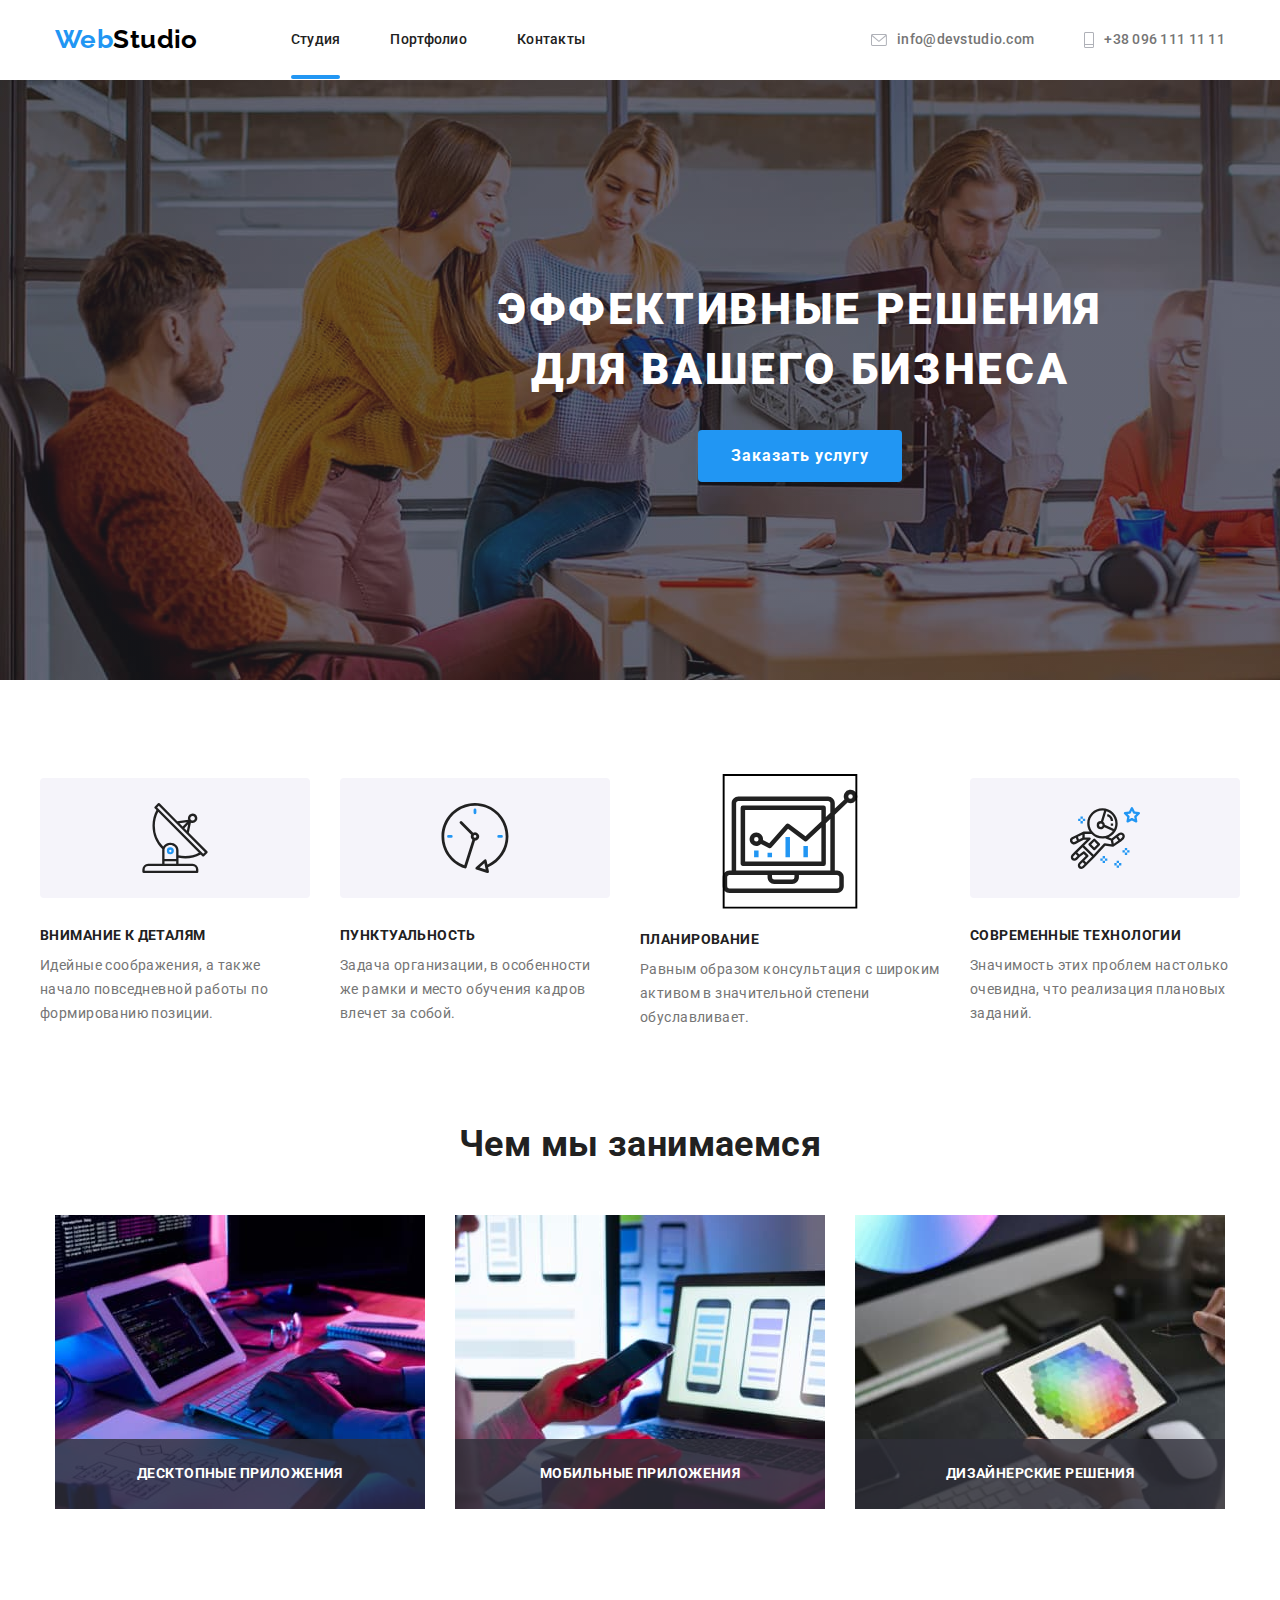
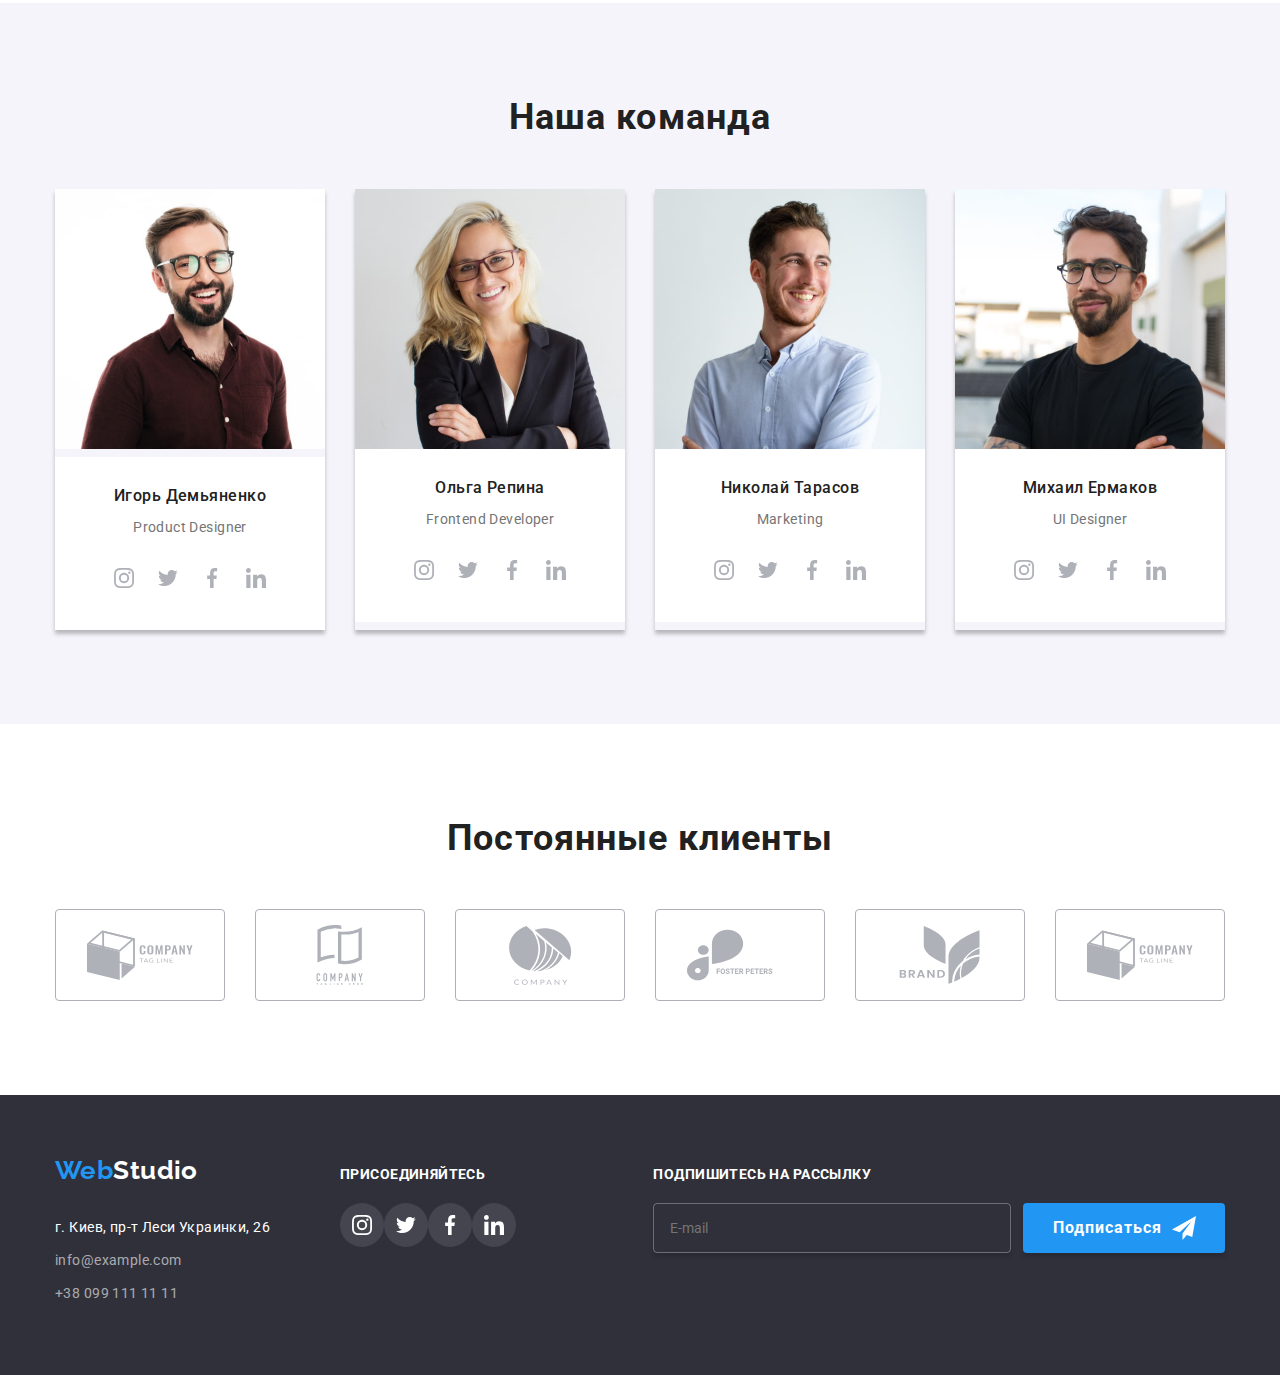
<file: index.html>
<!DOCTYPE html>
<html lang="ru">
  <head>
    <meta charset="UTF-8" />
    <meta http-equiv="X-UA-Compatible" content="IE=edge" />
    <meta name="viewport" content="width=device-width, initial-scale=1.0" />
    <title>Web Studio</title>
    <link rel="preconnect" href="https://fonts.googleapis.com" />
    <link rel="preconnect" href="https://fonts.gstatic.com" crossorigin />
    <link
      href="https://fonts.googleapis.com/css2?family=Raleway:wght@700&family=Roboto:wght@400;500;700;900&display=swap"
      rel="stylesheet"
    />
    <link
      rel="stylesheet"
      href="https://cdnjs.cloudflare.com/ajax/libs/modern-normalize/1.1.0/modern-normalize.min.css"
    />
    <link rel="stylesheet" href="./css/main.min.css"/>
  </head>
  <body>
    <header class="page-header">
      <div class="page-header__container">
       
          <a href="index.html" class="page-header__logo">
            <span class="page-header__logo-lable">Web</span>Studio</a
          >
          <nav class="site-nav">
          <ul class="site-nav__list">
            <li class="site-nav__item ">
              <a href="index.html" class="site-nav__link site-nav__after-link">Студия</a>
            </li>
            <li class="site-nav__item">
              <a href="portfolio.html" class="site-nav__link">Портфолио</a>
            </li>
            <li class="site-nav__item"><a href="" class="site-nav__link">Контакты</a></li>
          </ul>
        </nav>
        <ul class="contact">
          <li class="contact__item">
            <a href="mailto:info@devstudio.com" class="contact__svg-link">
              <svg class="contact__icon-mail">
                <use href=".//imige/sprite.svg#mail" class=""></use></svg
              >info@devstudio.com</a
            >
          </li>

          <li class="contact__item">
            <a href="tel:+380961111111" class="contact__svg-link">
              <svg class="contact__icon-tel">
                <use href="./imige/sprite.svg#tel"></use></svg
              >+38 096 111 11 11</a
            >
          </li>
        </ul>
      </div>
    </header>
    <main>
      <section class="hero">
        <h1 class="hero__title">Эффективные решения для вашего бизнеса</h1>
        <button type="button" data-modal-open class="button">
          Заказать услугу
        </button>
      </section>
      <section class="peculiarties">
        <div class="container">
          <h2 class="peculiarties__title">Особенности</h2>
          <ul class="peculiarties__list">
            <li class="peculiarties__item">
              <div class="peculiarties__svg">
                <svg class="peculiarties__icon">
                  <use href="./imige/sprite.svg#antenna"></use>
                </svg>
              </div>
              <h3 class="peculiarties__title-item">Внимание к деталям</h3>
              <p class="peculiarties__text">
                Идейные соображения, а также начало повседневной работы по
                формированию позиции.
              </p>
            </li>

            <li class="peculiarties__item">
              <div class="peculiarties__svg">
                <svg class="peculiarties__icon">
                  <use href="./imige/sprite.svg#clock"></use>
                </svg>
              </div>
              <h3 class="peculiarties__title-item">Пунктуальность</h3>
              <p class="peculiarties__text">
                Задача организации, в особенности же рамки и место обучения
                кадров влечет за собой.
              </p>
            </li>

            <li class="peculiarties__item">
              <div class="peculiarties-svg">
                <svg class="peculiarties-icon">
                  <use href="./imige/sprite.svg#diagram"></use>
                </svg>
              </div>
              <h3 class="peculiarties__title-item">Планирование</h3>
              <p class="peculiarties__text">
                Равным образом консультация с широким активом в значительной
                степени обуславливает.
              </p>
            </li>
            <li class= "peculiarties__item">
              <div class="peculiarties__svg">
                <svg class="peculiarties__icon">
                  <use href="./imige/sprite.svg#astronaut"></use>
                </svg>
              </div>
              <h3 class="peculiarties__title-item">Современные технологии</h3>
              <p class="peculiarties__text">
                Значимость этих проблем настолько очевидна, что реализация
                плановых заданий.
              </p>
            </li>
          </ul>
        </div>
      </section>
      <section class="our-works">
        <div class="container">
          <h2 class="our-works__title">Чем мы занимаемся</h2>
          <ul class="our-works__exempls">
            <li class="our-works__item our-works__desktop-app">
              <img
                class="our-works__img"
                src="./imige/img.jpg"
                width="370"
                alt="руки на клавиатуре и планшет"
              />
              <div class="our-works__position">
                <p class="our-works__text">Десктопные приложения</p>
              </div>
            </li>
            <li class="our-works__item our-works__mobile-app">
              <img
                class="our-works__img"
                src="./imige/img(1).jpg"
                alt="женская зука на клавиатуре"
              />
              <div class="our-works__position">
                <p class="our-works__text">Мобильные приложения</p>
              </div>
            </li>
            <li class="our-works__item our-works__design-img">
              <img
                class="our-works__img"
                src="./imige/palitra.jpg"
                alt="в женской руке планшет с палитрой на экране"
              />
              <div class="our-works__position">
                <p class="our-works__text">Дизайнерские решения</p>
              </div>
            </li>
          </ul>
        </div>
      </section>

      <section class="comand">
        <div class="container">
          <h2 class="comand__title">Наша команда</h2>
          <ul class="comand__list">
            <li class="comand__item">
              <img
                class="coman__-img"
                src="./imige/people(1).jpg"
                width="270"
                alt="сотрудник Product Designer"
              />
              <div class="comand__info-employee">
                <h3 class="comand__name">Игорь Демьяненко</h3>
                <p class="comand__text">Product Designer</p>
                <ul class="soc-list">
                  <li class="soc-list__item">
                    <a href="" class="soc-list__link">
                      <svg class="soc-list__icon">
                        <use href="./imige/sprite.svg#instagram"></use>
                      </svg>
                    </a>
                  </li>
                  <li class="soc-list__item">
                    <a href="" class="soc-list__link">
                      <svg class="soc-list__icon">
                        <use href="./imige/sprite.svg#twit"></use>
                      </svg>
                    </a>
                  </li>
                  <li class="soc-list__item">
                    <a href="" class="soc-list__link">
                      <svg class="soc-list__icon">
                        <use href="./imige/sprite.svg#facebook1"></use>
                      </svg>
                    </a>
                  </li>
                  <li class="soc-list__item">
                    <a href="" class="soc-list__link">
                      <svg class="soc-list__icon">
                        <use href="./imige/sprite.svg#linkedin1"></use>
                      </svg>
                    </a>
                  </li>
                </ul>
              </div>
            </li>

            <li class="comand__item">
              <img
                class="comand__img"
                src="./imige/people(2).jpg"
                width="270"
                alt="сотрудник Frontend Developer"
              />
              <div class="comand__info-employee">
                <h3 class="comand__name">Ольга Репина</h3>
                <p class="comand__text">Frontend Developer</p>
                <ul class="soc-list">
                  <li class="soc-list__item">
                    <a href="" class="soc-list__link">
                      <svg class="soc-list__icon link__icon">
                        <use href="./imige/sprite.svg#instagram"></use>
                      </svg>
                    </a>
                  </li>
                  <li class="soc-list__item">
                    <a href="" class="soc-list__link">
                      <svg class="soc-list__icon">
                        <use href="./imige/sprite.svg#twit"></use>
                      </svg>
                    </a>
                  </li>
                  <li class="soc-list__item">
                    <a href="" class="soc-list__link">
                      <svg class="soc-list__icon">
                        <use href="./imige/sprite.svg#facebook1"></use>
                      </svg>
                    </a>
                  </li>
                  <li class="soc-list__item">
                    <a href="" class="soc-list__link">
                      <svg class="soc-list__icon">
                        <use href="./imige/sprite.svg#linkedin1"></use>
                      </svg>
                    </a>
                  </li>
                </ul>
              </div>
            </li>
            <li class="comand__item">
              <img
                class="comand__img"
                src="./imige/people(3).jpg"
                width="270"
                alt="сотрудник Marketing"
              />
              <div class="comand__info-employee">
                <h3 class="comand__name">Николай Тарасов</h3>
                <p class="comand__text">Marketing</p>

                <ul class="soc-list">
                  <li class="soc-list__item">
                    <a href="" class="soc-list__link">
                      <svg class="soc-list__icon">
                        <use href="./imige/sprite.svg#instagram"></use>
                      </svg>
                    </a>
                  </li>
                  <li class="soc-list__item">
                    <a href="" class="soc-list__link">
                      <svg class="soc-list__icon">
                        <use href="./imige/sprite.svg#twit"></use>
                      </svg>
                    </a>
                  </li>
                  <li class="soc-list__item">
                    <a href="" class="soc-list__link">
                      <svg class="soc-list__icon">
                        <use href="./imige/sprite.svg#facebook1"></use>
                      </svg>
                    </a>
                  </li>
                  <li class="soc-list__item">
                    <a href="" class="soc-list__link">
                      <svg class="soc-list__icon">
                        <use href="./imige/sprite.svg#linkedin1"></use>
                      </svg>
                    </a>
                  </li>
                </ul>
              </div>
            </li>
            <li class="comand__item">
              <img
                class="comand__img"
                src="./imige/people(4).jpg"
                width="270"
                alt="сотрудник Marketing"
              />
              <div class="comand__info-employee">
                <h3 class="comand__name">Михаил Ермаков</h3>
                <p class="comand__text">UI Designer</p>

                <ul class="soc-list">
                  <li class="soc-list__item">
                    <a href="" class="soc-list__link">
                      <svg class="soc-list__icon">
                        <use href="./imige/sprite.svg#instagram"></use>
                      </svg>
                    </a>
                  </li>
                  <li class="soc-list__-item">
                    <a href="" class="soc-list__link">
                      <svg class="soc-list__icon">
                        <use href="./imige/sprite.svg#twit"></use>
                      </svg>
                    </a>
                  </li>
                  <li class="soc-list__item">
                    <a href="" class="soc-list__link">
                      <svg class="soc-list__icon">
                        <use href="./imige/sprite.svg#facebook1"></use>
                      </svg>
                    </a>
                  </li>
                  <li class="soc-list__item">
                    <a href="" class="soc-list__link">
                      <svg class="soc-list__icon">
                        <use href="./imige/sprite.svg#linkedin1"></use>
                      </svg>
                    </a>
                  </li>
                </ul>
              </div>
            </li>
          </ul>
        </div>
      </section>
      <section class="clients">
        <div class="container">
          <h2 class="clients__title">Постоянные клиенты</h2>
          <ul class="clients__list">
            <li class="clients__item">
              <a href="" class="clients__link">
                <svg class="clients__icon">
                  <use href="./imige/sprite.svg#client6"></use></svg
              ></a>
            </li>
            <li class="clients__item">
              <a href="" class="clients__link">
                <svg class="clients__icon">
                  <use href="./imige/sprite.svg#client2"></use></svg
              ></a>
            </li>
            <li class="clients__item">
              <a href="" class="clients__link">
                <svg class="clients__icon">
                  <use href="./imige/sprite.svg#client3"></use>
                </svg>
              </a>
            </li>
            <li class="clients__item">
              <a href="" class="clients__link">
                <svg class="clients__icon">
                  <use href="./imige/sprite.svg#client4"></use>
                </svg>
              </a>
            </li>
            <li class="clients__item">
              <a href="" class="clients__link">
                <svg class="clients__icon">
                  <use href="./imige/sprite.svg#client5"></use></svg
              ></a>
            </li>
            <li class="clients__item">
              <a href="" class="clients__link">
                <svg class="clients__icon">
                  <use href="./imige/sprite.svg#client6"></use></svg
              ></a>
            </li>
          </ul>
        </div>
      </section>
    </main>
    <footer class="footer">
      <div class="container footer-sections">
        <div class="footer-address">
          <a href="index.html" class="footer__logo">
            <span class="footer__logo-word">Web</span>Studio</a
          >
          <address class="address">
            <ul class="address__list">
              <li class="address__item">
                <a
                  href="https://www.google.com/maps/place/%D0%B1%D1%83%D0%BB.+%D0%9B%D0%B5%D1%81%D0%B8+%D0%A3%D0%BA%D1%80%D0%B0%D0%B8%D0%BD%D0%BA%D0%B8,+26,+%D0%9A%D0%B8%D0%B5%D0%B2,+02000/@50.4262118,30.5360923,17.5z/data=!4m5!3m4!1s0x40d4cf0e033ecbe9:0x57a4dffefec77da0!8m2!3d50.4265807!4d30.5383858"
                  target="_blanc"
                  class="address__link"
                  ><span class="address__physical-address">
                    г. Киев, пр-т Леси Украинки, 26</span
                  ></a
                >
              </li>
              <li class="address__item">
                <a href="mailto:info@example.com" class="address__link"
                  >info@example.com</a
                >
              </li>
              <li class="address__item">
                <a href="tel:+380991111111" class="address__link">+38 099 111 11 11</a>
              </li>
            </ul>
          </address>
        </div>

        <section class="soc-link-company">
          <b class="soc-link-company__wellcome">присоединяйтесь</b>
          <ul class="soc-link-company__list">
            <li class="soc-link-company__item">
              <a href="instagram.com" class="soc-link-company__link">
                <svg class="soc-link-company__icon">
                
                  <use href="./imige/sprite.svg#instagram"></use>
                </svg>
              </a>
            </li>
            <li class="soc-link-company__item">
              <a href="" class="soc-link-company__link">
                <svg class="soc-link-company__icon">
                  <use href="./imige/sprite.svg#twit"></use>
                </svg>
              </a>
            </li>

            <li class="soc-link-company__item">
              <a href="linkedin.com" class="soc-link-company__link">
                <svg class="soc-link-company__icon">
                  <use href="./imige/sprite.svg#facebook1"></use>
                </svg>
              </a>
            </li>
            <li class="soc-link-company__item">
              <a href="twitter.com" class="soc-link-company__link">
                <svg class="soc-link-company__icon">
                  <use href="./imige/sprite.svg#linkedin1"></use>
                </svg>
              </a>
            </li>
          </ul>
        </section>
        <section class="subscription">
          <form class="subscription__form">
            
              <p class="subscription__text">Подпишитесь на рассылку</p>
              <div class="subscription__leveling">
                <label class="subscription__mail">
                <input
                  class="subscription__input-mail"
                  type="email"
                  name="E-mail"
                  placeholder="E-mail"
                />
              </label>
           

            <button type="submit" class="subscription__button">
              Подписаться
              <svg class="subscription__icon">
                <use href="./imige/icon-form.svg#telegram"></use>
              </svg>
            </button></div>
          </form>
        </section>
      </div>
    </footer>
    <div class="backdrop is-hidden" data-modal>
      <div class="modal">
        <button  type="button" data-modal-close class="modal-button">
          <svg class="modal-close" >
            <use href="./imige/icon-form.svg#close-black"></use>
            "
          </svg>
        </button>
        <form class="modal-form">
          <p class="title-modal">Оставьте свои данные, мы вам перезвоним</p>
          <label class="modal-lable">
            <span class="modal-input-name">Имя</span>
           <span class="input-group"> <input class="modal-input" type="name" name="name" placeholder=" "/>
            <svg class="modal-icon"> 
              <use href="./imige/icon-form.svg#person-black"></use>
            </svg>
          </span>
          </label>
          <label class="modal-lable">
            <span class="modal-input-name"> Телефон</span>
            <span class="input-group"><input class="modal-input" type="tel" name="tel" placeholder=" "/>             
              <svg class="modal-icon"> 
              <use href="./imige/icon-form.svg#phone-black"></use>
            </svg>          
          </span>
          </label>
          <label>
            <span class="modal-input-name">Почта</span>
            <span class="input-group"><input class="modal-input" type="email"  name="email" placeholder=" "/>
              <svg class="modal-icon">
              <use href="./imige/icon-form.svg#email-black"></use>
            </svg>
          </span>
          </label>
          <label class="modal-lable">
            <span class="modal-input-name">Коментарий</span>
            <textarea class="modal-texterea" name="coment" id="coment" cols="10" rows="10" placeholder="Введите текст"></textarea>
          </label>
          <span class="contract">
            <label class="modal-check">
              <input class="input-check" type="checkbox">
              <span class="check-box"></span>
            </label>
           <span class="contract-text"> <p>Соглашаюсь с рассылкой и принимаю <span><a class="modal-link" href="">Условия договора</a></span></p></span></span>
          <button class="button-agreement" type="submit">Отправить</button>
        </form>
      </div>
    </div>
    <script src="./js/modal.js"></script>
  </body>
</html>
</file>
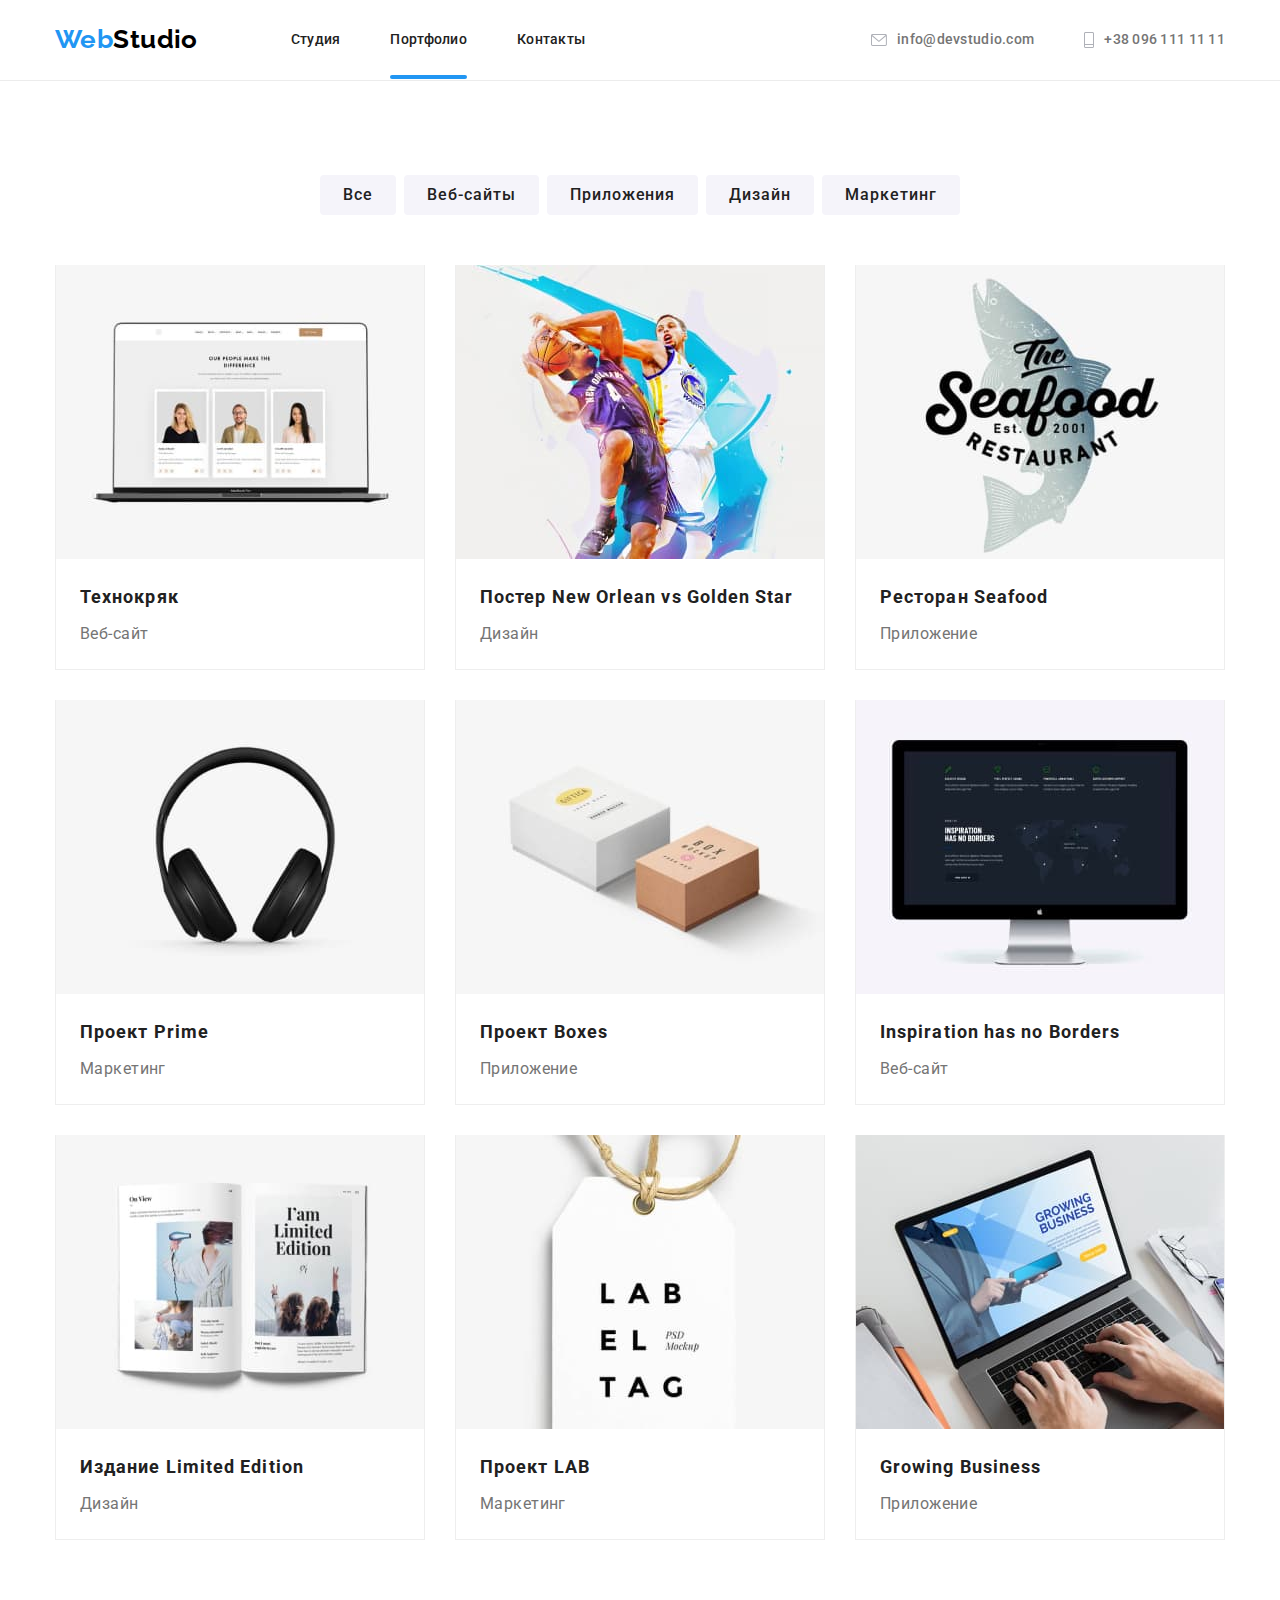
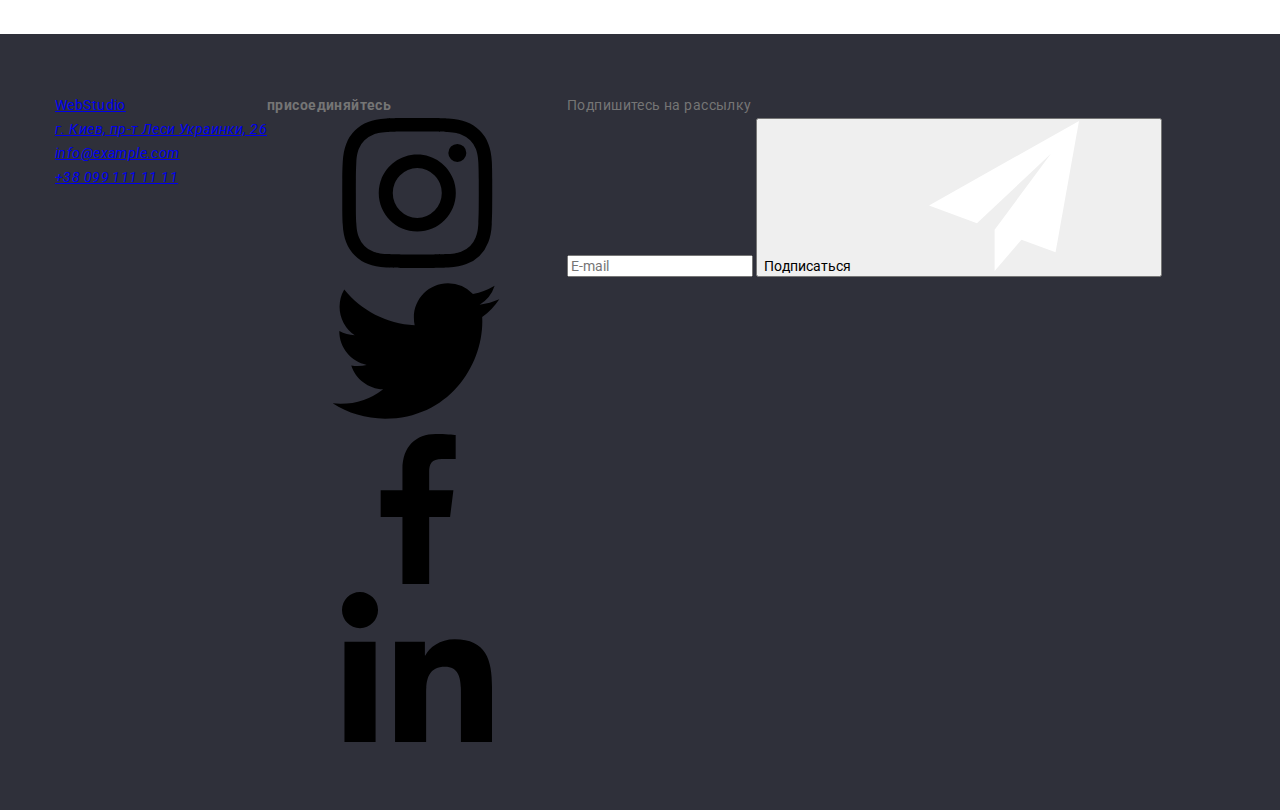
<file: portfolio.html>
<!DOCTYPE html>
<html lang="ru">
  <head>
    <meta charset="UTF-8" />
    <meta http-equiv="X-UA-Compatible" content="IE=edge" />
    <meta name="viewport" content="width=device-width, initial-scale=1.0" />
    <title>portfolio</title>
    <link rel="preconnect" href="https://fonts.googleapis.com" />
    <link rel="preconnect" href="https://fonts.gstatic.com" crossorigin />
    <link
      href="https://fonts.googleapis.com/css2?family=Raleway:wght@700&family=Roboto:wght@400;500;700;900&display=swap"
      rel="stylesheet"
    />
    <link
      rel="stylesheet"
      href="https://cdnjs.cloudflare.com/ajax/libs/modern-normalize/1.1.0/modern-normalize.min.css"
    />
    <link rel="stylesheet" href="./css/main.min.css "/>
  </head>

  <body>
    <header class="page-header page-header__border">
      <div class="page-header__container">
        
          <a href="index.html" class="page-header__logo">
            <span class="page-header__logo-lable">Web</span>Studio</a
          >
          <nav class="site-nav">
  
          <ul class="site-nav__list">
            <li class="site-nav__item"><a href="index.html" class="site-nav__link">Студия</a></li>
            <li class="site-nav__item">
              <a href="portfolio.html" class="site-nav__link site-nav__after-link">Портфолио</a>
            </li>
            <li class="site-nav__item"><a href="" class="site-nav__link">Контакты</a></li>
          </ul>
        </nav>
  
        <ul class="contact">
          <li class="contact__item">
            
            <a href="mailto:info@devstudio.com" class="contact__svg-link">
              <svg class="contact__icon-mail">
                <use href="./imige/sprite.svg#mail" class=""></use>
              </svg>info@devstudio.com</a
            >
          </li>
        
          <li class="contact__item">
            
            <a href="tel:+380961111111" class="contact__svg-link">
              <svg class="contact__icon-tel">
                <use href=".//imige/sprite.svg#tel"></use>
              </svg>+38 096 111 11 11</a>
            </li>
        </ul>
      </div>
    </header>
    <main>
      <section class="portpholio">
        <div class="container">
          <h1 class="portpholio-title">Наши проекты</h1>
          <ul class="project">
            <li class="item">
              <button type="button" class="button">Все</button>
            </li>
            <li class="item">
              <button type="button" class="button">Веб-сайты</button>
            </li>
            <li class="item">
              <button type="button" class="button">Приложения</button>
            </li>
            <li class="item">
              <button type="button" class="button">Дизайн</button>
            </li>
            <li class="item">
              <button type="button" class="button">Маркетинг</button>
            </li>
          </ul>
          <ul class="portpholio-list">
          
            <li class="item">
             <a href="" class="link ">
            <div class="overlay-container">
              <img
              class="portpholio-img"
              src="./imige/potfolioimg(1).jpg"
              width="370"
              alt="профили трёх сотрудников комрании на мониторе"/>
            <div class="overlay">
              <p class="overlay-text">Ресурс предлагает комплексные предложения с разным уровнем функционала и сервисов. Все это позволит посетителю получить исчерпывающие сведения о компании или частном лице.

              </p>
            </div>          
            </div>
            <div class="img-border">
              <h2 class="title-item">Технокряк</h2>
              <p class="text">Веб-сайт</p>
            </div>
             </a>
            </li>        
            <li class="item">
             <a href="" class="link">
             <div class="overlay-container">
              <img
              class="portpholio-img"
              src="./imige/potfolioimg(2).jpg"
              width="370"
              alt="два баскетболиста с мячом"/>
              <div class="overlay">
                <p class="overlay-text">
                  Lorem ipsum dolor, sit amet consectetur adipisicing elit. Eaque fuga adipisci, minus reiciendis atque doloribus eveniet explicabo laborum autem tempora, magni soluta, maiores quos? Nesciunt!
                </p>
              </div>
             </div>
            <div class="img-border">                     
              <h2 class="title-item">Постер New Orlean vs Golden Star</h2>
              <p class="text">Дизайн</p>
            </div>
             </a>
            </li>
            <li class="item">
              <a href="" class="link">
                <div class="overlay-container">
                  <img
                class="portpholio-img"
                src="./imige/potfolioimg(3).jpg"
                width="370"
                alt="рыба с надписью на ней The Seafod Restaraunt"/>
               
                <div class="overlay">
                  <p class="overlay-text">
                    Lorem ipsum dolor, sit amet consectetur adipisicing elit. Eaque fuga adipisci, minus reiciendis atque doloribus eveniet explicabo laborum autem tempora, magni soluta, maiores quos? Nesciunt!
                  </p>
                </div>
              </div>
              <div class="img-border">
                <h2 class="title-item">Ресторан Seafood</h2>
                <p class="text">Приложение</p>
              </div>
              </a>
            </li>
            <li class="item">
              <a href="http://" class="link">
             <div class="overlay-container">   
               <img
              class="portpholio-img"
              src="./imige/potfolioimg(4).jpg"
              width="370"
              alt="наушники"/>
            
                <div class="overlay">
                  <p class="overlay-text">
                    Lorem ipsum dolor, sit amet consectetur adipisicing elit. Eaque fuga adipisci, minus reiciendis atque doloribus eveniet explicabo laborum autem tempora, magni soluta, maiores quos? Nesciunt!
                  </p>
                </div>
              </div>
              <div class="img-border">
                <h2 class="title-item">Проект Prime</h2>
                <p class="text">Маркетинг</p>
              </div>
              </a>
            </li>
            <li class="item">
              <a href="" class="link">
                <div class="overlay-container">
                  <img
                  class="portpholio-img"
                  src="./imige/potfolioimg(5).jpg"
                  width="370"
                  alt="две картонные коробки"/>
                
                <div class="overlay">
                  <p class="overlay-text">
                    Lorem ipsum dolor, sit amet consectetur adipisicing elit. Eaque fuga adipisci, minus reiciendis atque doloribus eveniet explicabo laborum autem tempora, magni soluta, maiores quos? Nesciunt!
                  </p>
                </div>
              </div>
              <div class="img-border">
                <h2 class="title-item">Проект Boxes</h2>
                <p class="text">Приложение</p>
              </div>
              </a>
            </li>
            <li class="item">
              <a href="" class="link">
                <div class="overlay-container">
                  <img
                  class="portpholio-img"
                  src="./imige/potfolioimg(6).jpg"
                  width="370"
                  alt="страница сайта Inspiration has no Borders"/>
                
                <div class="overlay">
                  <p class="overlay-text">
                    Lorem ipsum dolor, sit amet consectetur adipisicing elit. Eaque fuga adipisci, minus reiciendis atque doloribus eveniet explicabo laborum autem tempora, magni soluta, maiores quos? Nesciunt!
                  </p>
                </div>
                </div>
              <div class="img-border">
                <h2 class="title-item">Inspiration has no Borders</h2>
                <p class="text">Веб-сайт</p>
              </div></a>
            </li>
            <li class="item">
            <a href="" class="link">
              <div class="overlay-container">
              <img
              class="portpholio-img"
              src="./imige/potfolioimg(7).jpg"
              width="370"
              alt="раскрытая книга"/>
            
              <div class="overlay">
                <p class="overlay-text">
                  Lorem ipsum dolor, sit amet consectetur adipisicing elit. Eaque fuga adipisci, minus reiciendis atque doloribus eveniet explicabo laborum autem tempora, magni soluta, maiores quos? Nesciunt!
                </p>
              </div>
            </div>
                
              
            <div class="img-border">
              <h2 class="title-item">Издание Limited Edition</h2>
              <p class="text">Дизайн</p>
            </div>
            </a>
            </li>
            <li class="item">
              <a href="" class="link">
                <div class="overlay-container"><img
                  class="portpholio-img"
                  src="./imige/potfolioimg(8).jpg"
                  width="370"
                  alt="бейдж с надписью LAB EL TEB"/>
                <div class="overlay">
                  <p class="overlay-text">
                    Lorem ipsum dolor, sit amet consectetur adipisicing elit. Eaque fuga adipisci, minus reiciendis atque doloribus eveniet explicabo laborum autem tempora, magni soluta, maiores quos? Nesciunt!
                  </p>
                </div>
              </div>
              <div class="img-border">
                <h2 class="title-item">Проект LAB</h2>
                <p class="text">Маркетинг</p>
              </div>
            </a>
            </li>
            <li class="item">
            <a href="" class="link">  
              <div class="overlay-container"> <img
                class="portpholio-img"
                src="./imige/potfolioimg(9).jpg"
                width="370"
                alt="открытое на net book Приложение Growing Business"/>
              
              <div class="overlay">
                <p class="overlay-text">
                Lorem ipsum dolor, sit amet consectetur adipisicing elit. Eaque fuga adipisci, minus reiciendis atque doloribus eveniet explicabo laborum autem tempora, magni soluta, maiores quos? Nesciunt!
              </p>
            </div>
          </div>                  
            <div class="img-border">
              <h2 class="title-item">Growing Business</h2>
              <p class="text">Приложение</p>
            </div>
          </a>
            </li>
          </ul>
        </div>
      </section>
    </main>
    <footer class="footer">
      <div class="container footer-sections">
        <div class="footer-address">
          <a href="index.html" class="logo">
            <span class="logo-word">Web</span>Studio</a>
        <address>
          <ul class="address-list">
            <li class="item">
              <a
                href="https://www.google.com/maps/place/%D0%B1%D1%83%D0%BB.+%D0%9B%D0%B5%D1%81%D0%B8+%D0%A3%D0%BA%D1%80%D0%B0%D0%B8%D0%BD%D0%BA%D0%B8,+26,+%D0%9A%D0%B8%D0%B5%D0%B2,+02000/@50.4262118,30.5360923,17.5z/data=!4m5!3m4!1s0x40d4cf0e033ecbe9:0x57a4dffefec77da0!8m2!3d50.4265807!4d30.5383858"
                target="_blanc"
                class="link"
                ><span class="address">
                  г. Киев, пр-т Леси Украинки, 26</span></a>
            </li>
            <li class="item">
              <a href="mailto:info@example.com" class="link"
                >info@example.com</a
              >
            </li>
            <li class="item">
              <a href="tel:+380991111111" class="link">+38 099 111 11 11</a>
            </li>
          </ul>
        </address>
        </div>
        
        <section class="soc-link">
          <b class="wellcome">присоединяйтесь</b>
          <ul class="soc-link-list">
            <li class="item">
              <a href="instagram.com" class="link">
                <svg class="icon">
                  <use href="./imige/sprite.svg#instagram"></use>
                </svg>
              </a>
            </li>
            <li class="item">
              <a href="" class="link">
                <svg class="icon">
                  <use href="./imige/sprite.svg#twit"></use>
                </svg>
              </a>
            </li>
      
      <li class="item">
        <a href="linkedin.com" class="link">
          <svg class="icon">
            <use href="./imige/sprite.svg#facebook1"></use>
          </svg>
        </a>
      </li>
            <li class="item">
              <a href="twitter.com" class="link">
                <svg class="icon">
                  <use href="./imige/sprite.svg#linkedin1"></use>
                </svg>
              </a>
              </li>
            </ul>
        </section>
        <section class="footer-form">
          <form class="form">
            
              <p class="form-text">Подпишитесь на рассылку</p>
              <div class="leveling">
                <label class="footer-form-mail">
                <input
                  class="input-mail"
                  type="email"
                  name="E-mail"
                  placeholder="E-mail"
                />
              </label>
           

            <button type="submit" class="button-form">
              Подписаться
              <svg class="form-icon">
                <use href="./imige/icon-form.svg#telegram"></use>
              </svg>
            </button></div>
          </form>
        </section>
      </div>
    </footer>
    
  </body>
</html>
</file>
<file: css/main.min.css>
:root{--primory-text-color: #757575;--secondary-text-color: #212121;--accent-color: #2196f3;--ccolor-withe: #ffffff;--logo-color: #000000;--cubick:transition: , 250ms,cubic-bezier(0.4, 0,0.2,1)}.visualy-hiden{position:absolute;width:1px;height:1px;margin:-1px;border:0;padding:0;white-space:normal;clip-path:inset(100%);clip:rect(0 0 0 0);overflow:hidden}html{box-sizing:border-box}*,*::before,*::after{box-sizing:inherit}ul{list-style:none;margin:0px;padding:0px}p,h1,h2,h3,h4,h5 h6,a{margin:0px;padding:0px}body{background-color:var(--ccolor-withe);color:var(--primory-text-color);font-family:roboto, sans-serif;font-style:normal;font-size:14px;line-height:1.71;letter-spacing:0.03em}button{cursor:pointer}.container{margin-left:auto;margin-right:auto;padding-left:15px;padding-right:15px;width:1200px}.page-header{display:flex}.page-header__container{display:flex;margin-left:auto;margin-right:auto;padding-left:15px;padding-right:15px;width:1200px}.page-header__border{border-bottom:1px solid  #ECECEC}.page-header__logo{margin-right:93px;padding-top:24px;padding-bottom:25px;color:var(--logo-color);text-decoration:none;font-family:"Raleway";font-weight:700;font-size:26px;line-height:1.19}.page-header__logo-lable{color:var(--accent-color)}.site-nav{display:block;display:flex;align-items:center;display:block;display:flex}.site-nav__list{display:block;display:flex;align-items:center;display:block;display:flex}.site-nav__item+.site-nav__item{margin-left:50px}.site-nav__link{padding-top:32px;padding-bottom:32px;color:var(--secondary-text-color);text-decoration:none;font-weight:500;font-size:14px;line-height:1.43;letter-spacing:0.02em;justify-content:center;transition-property:color;transition-duration:250ms;transition-timing-function:var(--cubick)}.site-nav__link:hover,.site-nav__link:focus{color:var(--accent-color)}.site-nav__after-link{position:relative}.site-nav__after-link::after{position:absolute;bottom:0;left:0;display:inline-block;content:"";height:4px;width:100%;border-radius:2px;background-color:var(--accent-color)}.contact{display:block;display:flex;align-items:center;margin-left:auto}.contact__item{margin-left:50px;align-items:center;text-decoration:none}.contact__svg-link{display:flex;align-items:center;color:var(--primory-text-color);text-decoration:none;font-weight:500;font-size:14px;line-height:1, 43;letter-spacing:0.02em;transition-property:color;transition-duration:250ms;transition-timing-function:var(--cubick)}.contact__svg-link:hover,.contact__svg-link:focus{color:var(--accent-color)}.contact__icon-mail{display:block;fill:#afb1b8;height:12px;width:16px;justify-content:center;margin-right:10px;transition-property:fill;transition-duration:250ms;transition-timing-function:var(--cubick)}.contact__icon-tel{display:block;fill:#afb1b8;height:16px;width:10px;justify-content:center;margin-right:10px;transition-property:fill;transition-duration:250ms;transition-timing-function:var(--cubick)}.contact__svg-link:hover .contact__icon-tel,.contact__svg-link:focus .contact__icon-tel{fill:var(--accent-color)}.contact__svg-link:hover .contact__icon-mail,.contact__svg-link:focus .contact__icon-mail{fill:var(--accent-color)}.hero{margin-left:auto;margin-right:auto;background-image:linear-gradient(rgba(47,48,58,0.4), rgba(47,48,58,0.4)),url(../imige/backgroundImg.jpg);height:600px;width:1600px}.hero__title{padding-top:200px;margin-top:0px;margin-bottom:30px;margin-left:auto;margin-right:auto;width:696px;color:var(--ccolor-withe);text-align:center;font-weight:900;font-size:44px;line-height:1.36;text-align:center;letter-spacing:0.06em;text-transform:uppercase}.button{margin-left:auto;margin-right:auto;padding:10px 32px;border-radius:4px;border:1px solid transparent;color:var(--ccolor-withe);background-color:var(--accent-color);font-family:inherit;font-weight:700;font-size:16px;line-height:1.88;display:flex;align-items:center;text-align:center;letter-spacing:0.06em;transition-property:background-color;transition-duration:250ms;transition-timing-function:var(--cubick)}.button:hover{background-color:#188CE8}.backdrop{position:fixed;top:0;left:0;opacity:1;z-index:5;width:100%;height:100%;background-color:rgba(0,0,0,0.1)}.backdrop.is-hidden{opacity:0;pointer-events:none;visibility:hidden}.modal{position:absolute;top:50%;left:50%;padding:40px;width:528px;min-height:581px;transform:translate(-50%, -50%) scale(1);animation-name:animate-scale;animation-duration:500ms;animation-timing-function:var(--cubick);transition-property:transform;transition-duration:250ms;transition-timing-function:var(--cubick);background-color:#fff}@keyframes animate-scale{0%{transform:scale(0.3)}100%{transform:scale(1)}}.modal-button{outline:none;position:absolute;top:0;right:0;display:flex;align-items:center;justify-content:center;width:30px;height:30px;border:1px solid rgba(0,0,0,0.1);border-radius:50% 50%;margin-top:14px;margin-right:14px;background-color:var(--ccolor-withe);transition-property:fill;transition-duration:250ms;transition-timing-function:var(--cubick)}.modal-button:hover .modal-close,.modal-button:focus .modal-close{fill:var(--accent-color)}.modal-close{display:flex;width:18px;height:18px}.title-modal{margin-bottom:12px;font-weight:700;font-size:20px;line-height:1.39;text-align:center;letter-spacing:0.03em;color:#212121}.modal-input-name{display:block;margin-bottom:4px;font-size:12px;line-height:1.16;letter-spacing:0.01em;color:#757575}.modal .input-group{position:relative}.modal-input{outline:none;margin-bottom:10px;width:100%;height:40px;border:1px solid rgba(33,33,33,0.2);border-radius:4px;padding-top:7px;padding-left:42px;padding-bottom:7px;padding-right:10px;transition-property:border-color;transition-duration:250ms;transition-timing-function:var(--cubick);transition-property:fill;transition-duration:250ms;transition-timing-function:var(--cubick)}.modal-input:hover,.modal-input:focus{border-color:var(--accent-color)}.modal-input:focus ~ .modal-icon{fill:var(--accent-color)}.modal-icon{position:absolute;top:0;left:0}.modal-icon{display:inline-block;margin-left:15px;width:18px;height:18px}.modal-texterea{resize:none;outline:none;margin-bottom:10px;width:100%;border:1px solid rgba(33,33,33,0.2);border-radius:4px;padding:10px;height:120px;transition-property:border-color;transition-duration:250ms;transition-timing-function:var(--cubick)}.modal-texterea:hover,.modal-texterea:focus{border-color:var(--accent-color)}.modal-check{position:relative;margin-left:14px;margin-right:7px}.modal .input-check{position:absolute;top:6px;width:1px;height:1px;overflow:hidden;clip:rect(0 0 0 0)}.modal .input-check:checked+.check-box{background-image:url(../css/imige/icon-on.svg)}.modal .check-box{position:absolute;top:2px;left:-16px;width:16px;height:15px;margin-top:2px;margin-left:14px;border-radius:4px;background-image:url(../css/imige/icon-off.svg);fill:#212121}.modal .contract{display:flex;margin-bottom:30px}.modal .contract-text{margin-left:10px;font-size:14px;line-height:1.71;letter-spacing:0.03em;color:#757575}.modal-link{color:var(--accent-color)}.modal .button-agreement{display:flex;align-items:center;text-align:center;padding-top:10px;padding-right:55px;padding-bottom:10px;padding-left:56px;height:50px;margin-left:auto;margin-right:auto;font-weight:700;font-size:16px;line-height:1.88px;letter-spacing:0.06em;color:#FFFFFF;background-color:var(--accent-color);border:1px solid transparent;border-radius:4px;transition-property:background-color;transition-duration:250ms;transition-timing-function:var(--cubick)}.modal .button-agreement:hover,.modal .button-agreement:focus{box-shadow:0px 4px 4px 0px rgba(0,0,0,0.25);background-color:#188CE8}.peculiarties{padding:94px 0px}.peculiarties__title{position:absolute;width:1px;height:1px;margin:-1px;border:0;padding:0;white-space:normal;clip-path:inset(100%);clip:rect(0 0 0 0);overflow:hidden}.peculiarties__list{display:flex;padding-left:0px;margin-top:0px;justify-content:center;align-items:center}.peculiarties__item+.peculiarties__item{margin-left:30px}.peculiarties__svg{display:flex;border:1px solid #000 transparent;border-radius:4px;width:270px;height:120px;margin-bottom:30px;background-color:#f5f4fa;justify-content:center;align-items:center}.peculiarties__icon{width:70px;height:70px}.peculiarties__title-item{margin-top:0px;margin-bottom:10px;color:#212121;font-weight:700;font-size:14px;line-height:1.14;letter-spacing:0.03em;text-transform:uppercase}.peculiarties__text{font-size:14px;line-height:1.71;margin-top:0px;margin-bottom:0px}.peculiarties__item:last-child{margin-right:0px}.our-works{padding-bottom:94px}.our-works__title{margin-top:0px;margin-bottom:50px;color:var(--secondary-text-color);font-weight:700;font-size:36px;line-height:1.16;text-align:center}.our-works__exempls{display:block;display:flex;margin-top:0px;padding:0px 0px}.our-works__item{margin-right:30px}.our-works__img{display:flex;width:370px}.our-works__desktop-app{position:relative}.our-works__mobile-app{position:relative}.our-works__design-img{position:relative}.our-works__item:nth-child(3n){margin-right:0px}.our-works__position{position:absolute;left:0;bottom:0px;width:100%}.our-works__text{display:block;padding:27px;font-weight:700;font-size:14px;line-height:1.14;text-align:center;letter-spacing:0.03em;text-transform:uppercase;color:#FFFFFF;background-color:rgba(47,48,58,0.8)}.comand{padding:94px 0px;background-color:#F5F4FA}.comand__title{margin-top:0px;margin-bottom:50px;font-weight:700;font-size:36px;line-height:1.16;text-align:center;letter-spacing:0.03em;color:var(--secondary-text-color)}.comand__list{display:block;display:flex;padding:0px 0px 0px 0px}.comand__name{color:var(--secondary-text-color);font-weight:500;font-size:16px;line-height:1.17;text-align:center;letter-spacing:0.03em;margin-bottom:10px}.comand__img{display:block;width:270px}.comand__info-employee{padding:30px 10px;background-color:#ffffff}.comand__item{margin-right:30px;box-shadow:0px 4px 4px 0px rgba(0,0,0,0.25)}.comand__item:nth-child(4n){margin-right:0px}.comand__text{margin-top:0px;margin-bottom:0px;text-align:center;margin-bottom:16px}.soc-list{display:flex;justify-content:center}.soc-list__item+.soc-list___item{margin-left:10px}.soc-list__link{display:block;padding:12px;border-radius:50%;transition-property:background-color;transition-duration:250ms;transition-timing-function:var(--cubick)}.soc-list__link:hover,.soc-list__link:focus{background-color:var(--accent-color)}.soc-list__icon{display:block;width:20px;height:20px;fill:#afb1b8;transition-property:fill;transition-duration:250ms;transition-timing-function:var(--cubick)}.soc-list__link:hover .soc-list__icon{fill:#ffffff}.soc-list__link:focus .soc-list__icon{fill:#ffffff}.clients{padding-top:94px;padding-bottom:94px}.clients__title{margin-bottom:50px;color:var(--secondary-text-color);font-weight:700;font-size:36px;line-height:1.16;text-align:center;letter-spacing:0.03em}.clients__list{display:flex}.clients__item{display:flex;width:100%;height:100%;justify-content:center;align-items:center}.clients__item+.clients__item{margin-left:30px}.clients__link{display:flex;border:1px solid #AFB1B8;border-radius:4px;width:170px;height:92px;justify-content:center;align-items:center;transition-property:fill;transition-duration:250ms;transition-timing-function:var(--cubick);transition:border-color 250ms var(--cubick);transition-property:border-color;transition-duration:250ms;transition-timing-function:var(--cubick)}.clients__link:hover,.clients__link:focus{border-color:var(--accent-color)}.clients__icon{display:block;width:106px;height:60px;fill:#afb1b8;transition-property:fill;transition-duration:250ms;transition-timing-function:var(--cubick)}.clients__link:hover .clients__icon{fill:var(--accent-color)}.portpholio-title{position:absolute;width:1px;height:1px;margin:-1px;border:0;padding:0;white-space:normal;clip-path:inset(100%);clip:rect(0 0 0 0);overflow:hidden}.portpholio{padding:94px 0px}.project{display:block;display:flex;margin-top:0px;padding-left:0px;margin-bottom:50px;justify-content:center}.project .item{margin-bottom:0px}.project .item+.item{margin-left:8px}.project .button{padding:6px 22px;border-radius:4px;border:1px solid transparent;margin-bottom:0px;font-family:inherit;color:var(--secondary-text-color);background-color:#f5f4fa;font-family:inherit;font-weight:500;font-size:16px;line-height:1.62;text-align:center;transition-property:color;transition-duration:250ms;transition-timing-function:var(--cubick);transition-property:background-color}.project .button:hover,.project .button:focus{color:var(--ccolor-withe);background-color:var(--accent-color);box-shadow:0px 4px 4px rgba(0,0,0,0.25)}.portpholio-list{display:flex;flex-wrap:wrap;margin-top:0px;padding-left:0px;transition-property:box-shadow;transition-duration:250ms;transition-timing-function:var(--cubick)}.portpholio-list .item:hover,.portpholio-list .item:focus{box-shadow:0px 4px 4px rgba(0,0,0,0.25)}.portpholio-list .item{transition-property:box-shadow;transition-duration:25000ms;transition-timing-function:var(--cubick)}.portpholio-list .link:hover .overlay,.portpholio-list .link:focus .overlay{transform:translateY(0)}.portpholio-list .link{text-decoration:none}.overlay-container{position:relative;overflow:hidden}.portpholio .overlay{display:flex;position:absolute;top:0;left:0;transform:translateY(100%);background-color:rgba(33,150,243,0.9);overflow:hidden;width:100%;height:294px;transition-property:transform;transition-duration:250ms;transition-timing-function:var(--cubick)}.portpholio .overlay-text{padding-top:63px;padding-right:24px;padding-bottom:63px;padding-left:24px;max-width:370px;font-size:18px;line-height:1.56;letter-spacing:0.03em;color:#FFFFFF}.portpholio-img{display:block;width:370px;height:294px}.portpholio .img-border{padding:20px 24px}.portpholio .title-item{margin-top:0px;margin-bottom:0px;margin-bottom:4px}.portpholio-list .item{margin-bottom:30px;margin-right:30px;width:370px;border-left:1px solid #eee;border-bottom:1px solid #eee;border-right:1px solid #eee}.portpholio-list .item:nth-child(3n){margin-right:0px}.portpholio .item:nth-last-child(-n+3){margin-bottom:0px}.portpholio .text{margin-top:0px;margin-bottom:0px}.portpholio .title-item{color:#212121;font-weight:700;font-size:18px;line-height:2;letter-spacing:0.06em}.portpholio .text{color:#757575;font-size:16px;line-height:1.88}.footer{background-color:#2f303a;padding:60px 0px}.footer-sections{display:flex;align-items:baseline}.footer__logo{display:block;margin-bottom:30px;color:var(--ccolor-withe);text-decoration:none;font-family:"Raleway";font-weight:700;font-size:26px;line-height:1.19}.footer__logo-word{color:#2196f3}.address__physical-address{font-style:normal;line-height:1.71;letter-spacing:0.03em;color:var(--ccolor-withe)}.address__list{margin-top:0px;margin-bottom:0px}.address__list:last-child{margin-bottom:0px}.address__item{margin-bottom:9px}.address:hover,.address:focus{color:var(--accent-color)}.address__link{color:rgba(255,255,255,0.6);text-decoration:none;font-family:"Roboto";font-style:normal;font-weight:400;font-size:14px;line-height:1.71;letter-spacing:0.03em}.address__link:hover,.address__link:focus{color:var(--accent-color)}.soc-link-company{margin-left:70px}.soc-link-company__list{display:flex}.soc-link-company__item{width:44px;height:44px;border-radius:50% 50%;background-color:rgba(255,255,255,0.1);justify-content:center}.soc-link-company__link{display:block;padding:12px;border-radius:50% 50%;transition-property:background-color;transition-duration:250ms;transition-timing-function:var(--cubick)}.soc-link-company__link:hover,.soc-link-company__link:focus{background-color:#2196F3}.soc-link-company__link .soc-link-company__item+.soc-link-company__item{margin-left:10px}.soc-link-company__icon{display:block;height:20px;width:20px;fill:var(--ccolor-withe)}.soc-link-company__icon:hover{fill:var(--ccolor-withe)}.soc-link-company__wellcome{display:block;margin-bottom:20px;color:var(--ccolor-withe);font-weight:700;font-size:14px;line-height:1.14;letter-spacing:0.03em;text-transform:uppercase}.subscription{margin-left:auto}.subscription__form{min-width:570px}.subscription__input-mail{width:358px;height:50px;border:1px solid rgba(255,255,255,0.3);box-shadow:0px 4px 4px rgba(0,0,0,0.15);border-radius:4px;background-color:inherit;padding-top:15px;padding-right:16px;padding-bottom:15px;padding-left:16px;color:#ffffff}.subscription__text{margin-bottom:20px;font-weight:700;font-size:14px;line-height:1.14;letter-spacing:0.03em;text-transform:uppercase;color:#FFFFFF}.subscription__leveling{display:flex;align-items:center;justify-content:center}.subscription__button{display:flex;align-items:center;justify-content:center;margin-left:12px;padding-top:10px;padding-right:28px;padding-bottom:10px;padding-left:29px;border:1px solid transparent;height:50px;font-weight:700;font-size:16px;line-height:1.88;align-items:center;text-align:center;letter-spacing:0.06em;color:#FFFFFF;background-color:var(--accent-color);box-shadow:0px 4px 4px rgba(0,0,0,0.15);border-radius:4px}.subscription__icon{justify-content:center;margin-left:10px;width:24px;height:24px}
/*# sourceMappingURL=main.min.css.map */
</file>
